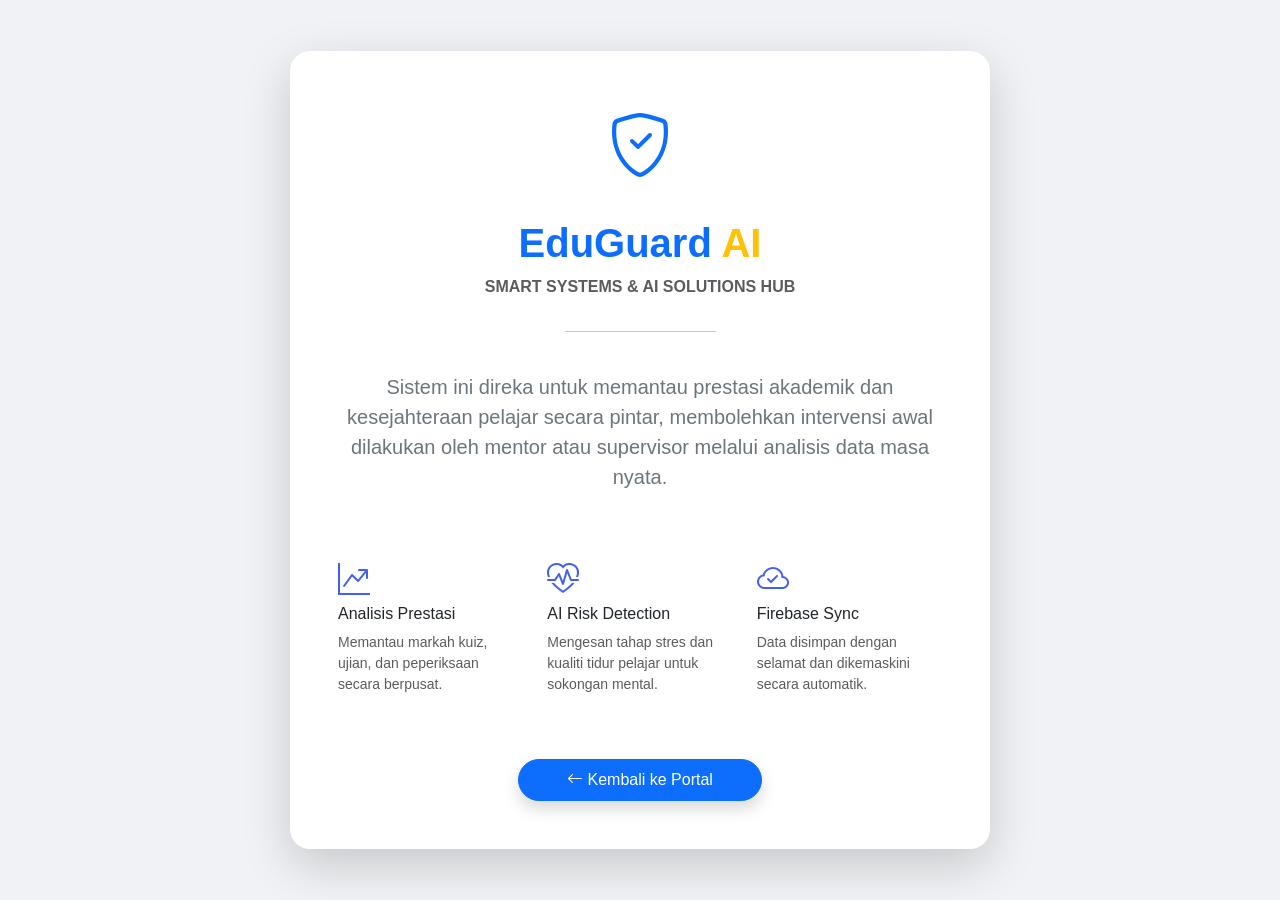
<file: about.html>
<!DOCTYPE html>
<html lang="ms">
<head>
    <meta charset="UTF-8">
    <meta name="viewport" content="width=device-width, initial-scale=1.0">
    <title>Mengenai EduGuard AI</title>
    <link href="https://cdn.jsdelivr.net/npm/bootstrap@5.3.0/dist/css/bootstrap.min.css" rel="stylesheet">
    <link rel="stylesheet" href="https://cdn.jsdelivr.net/npm/bootstrap-icons@1.11.1/font/bootstrap-icons.css">
    <style>
        body { background: #f0f2f5; height: 100vh; display: flex; align-items: center; font-family: 'Inter', sans-serif; }
        .about-card { max-width: 700px; margin: auto; border-radius: 20px; }
        .feature-icon { font-size: 2rem; color: #4361ee; margin-bottom: 15px; }
    </style>
</head>
<body>
    <div class="container">
        <div class="card about-card p-5 shadow-lg border-0 text-center">
            <div class="mb-4">
                <i class="bi bi-shield-check text-primary" style="font-size: 4rem;"></i>
            </div>
            <h1 class="text-primary fw-bold">EduGuard <span class="text-warning">AI</span></h1>
            <p class="text-muted fw-bold text-uppercase">Smart Systems & AI Solutions Hub</p>
            <hr class="w-25 mx-auto">
            
            <p class="lead mt-4 text-secondary">
                Sistem ini direka untuk memantau prestasi akademik dan kesejahteraan pelajar secara pintar, 
                membolehkan intervensi awal dilakukan oleh mentor atau supervisor melalui analisis data masa nyata.
            </p>

            <div class="row mt-5 text-start">
                <div class="col-md-4">
                    <i class="bi bi-graph-up-arrow feature-icon"></i>
                    <h6>Analisis Prestasi</h6>
                    <p class="small text-muted">Memantau markah kuiz, ujian, dan peperiksaan secara berpusat.</p>
                </div>
                <div class="col-md-4">
                    <i class="bi bi-heart-pulse feature-icon"></i>
                    <h6>AI Risk Detection</h6>
                    <p class="small text-muted">Mengesan tahap stres dan kualiti tidur pelajar untuk sokongan mental.</p>
                </div>
                <div class="col-md-4">
                    <i class="bi bi-cloud-check feature-icon"></i>
                    <h6>Firebase Sync</h6>
                    <p class="small text-muted">Data disimpan dengan selamat dan dikemaskini secara automatik.</p>
                </div>
            </div>

            <div class="mt-5">
                <a href="homepage.html" class="btn btn-primary px-5 py-2 rounded-pill shadow">
                    <i class="bi bi-arrow-left"></i> Kembali ke Portal
                </a>
            </div>
        </div>
    </div>
</body>
</html>
</file>
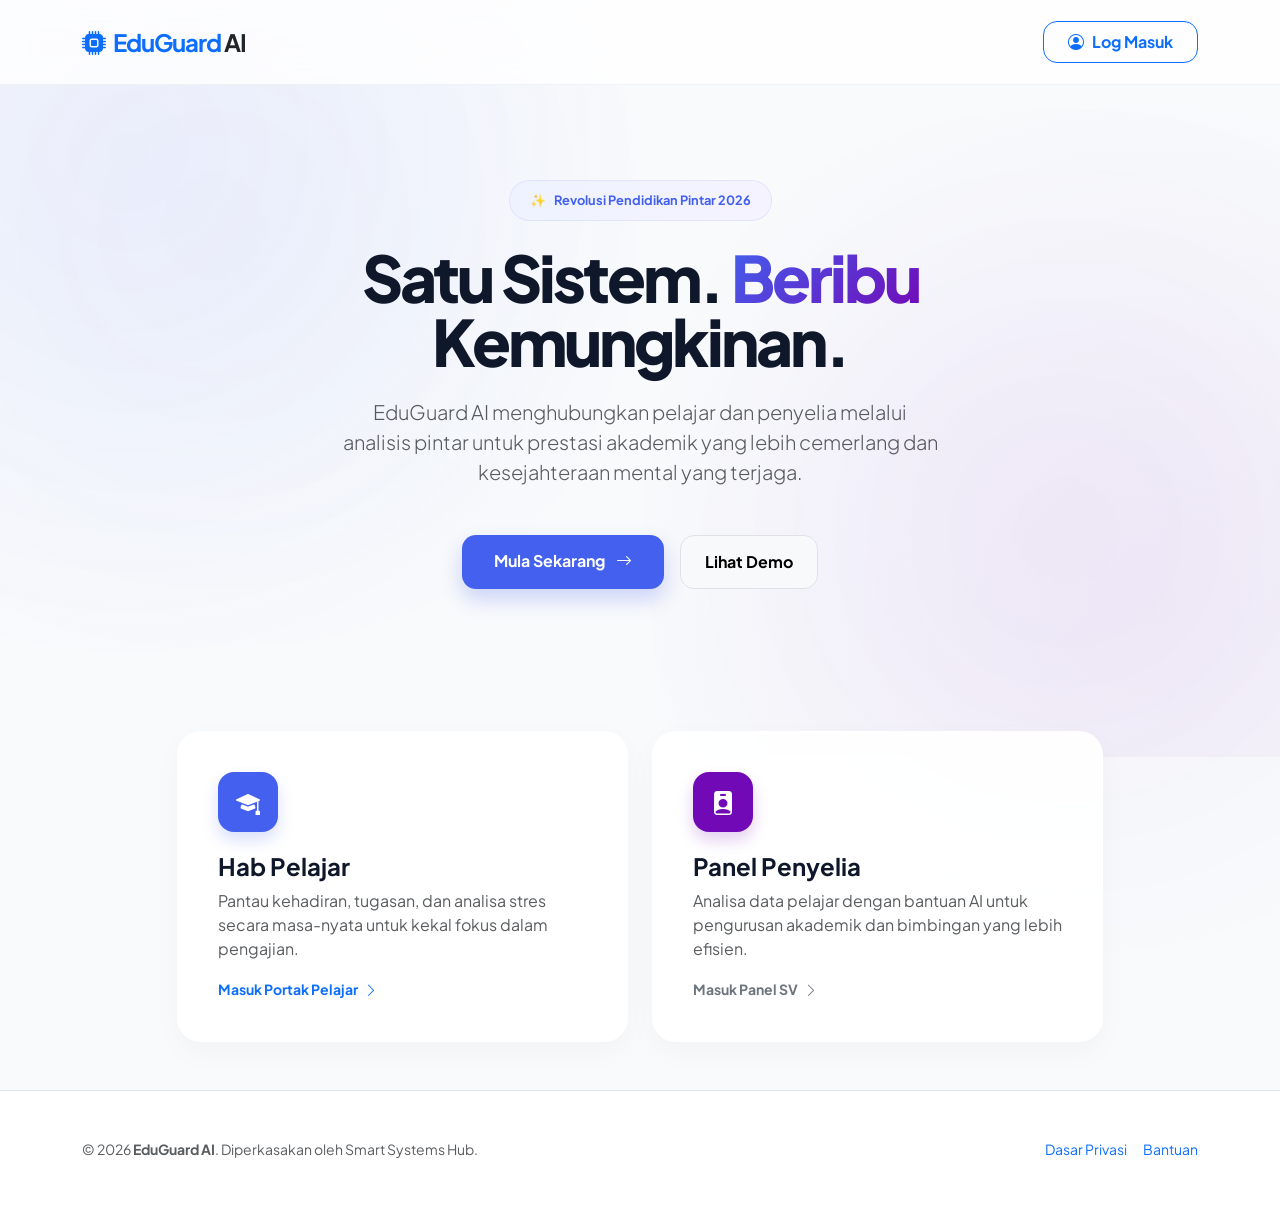
<file: homepage.html>
<!DOCTYPE html>
<html lang="ms">
<head>
    <meta charset="UTF-8">
    <meta name="viewport" content="width=device-width, initial-scale=1.0">
    <title>EduGuard AI | Hub Pintar Akademik</title>
    <link href="https://cdn.jsdelivr.net/npm/bootstrap@5.3.0/dist/css/bootstrap.min.css" rel="stylesheet">
    <link rel="stylesheet" href="https://cdn.jsdelivr.net/npm/bootstrap-icons@1.10.0/font/bootstrap-icons.css">
    <link href="https://fonts.googleapis.com/css2?family=Plus+Jakarta+Sans:wght@400;600;800&display=swap" rel="stylesheet">
    <link rel="stylesheet" href="https://cdnjs.cloudflare.com/ajax/libs/animate.css/4.1.1/animate.min.css"/>

    <style>
        :root {
            --primary: #4361ee;
            --secondary: #7209b7;
            --accent: #f59e0b;
            --dark: #0f172a;
            --bg-soft: #f8fafc;
        }

        body {
            font-family: 'Plus Jakarta Sans', sans-serif;
            background-color: var(--bg-soft);
            color: var(--dark);
            overflow-x: hidden;
        }

        /* Navbar Custom */
        .navbar {
            background: rgba(255, 255, 255, 0.8);
            backdrop-filter: blur(15px);
            border-bottom: 1px solid rgba(226, 232, 240, 0.5);
            padding: 1.2rem 0;
        }

        .navbar-brand { font-size: 1.5rem; letter-spacing: -1px; }

        /* Hero Section */
        .hero-section {
            padding: 180px 0 120px;
            background: 
                radial-gradient(circle at 10% 20%, rgba(67, 97, 238, 0.05) 0%, transparent 40%),
                radial-gradient(circle at 90% 80%, rgba(114, 9, 183, 0.05) 0%, transparent 40%);
            position: relative;
        }

        .hero-badge {
            background: linear-gradient(90deg, #eef2ff, #f5f3ff);
            color: var(--primary);
            padding: 10px 20px;
            border-radius: 100px;
            font-weight: 700;
            font-size: 0.8rem;
            display: inline-flex;
            align-items: center;
            border: 1px solid rgba(67, 97, 238, 0.1);
        }

        .hero-title {
            font-size: clamp(2.5rem, 5vw, 4.5rem);
            font-weight: 800;
            letter-spacing: -3px;
            line-height: 1;
            margin-bottom: 1.5rem;
        }

        .text-gradient {
            background: linear-gradient(135deg, var(--primary), var(--secondary));
            -webkit-background-clip: text;
            -webkit-text-fill-color: transparent;
        }

        /* Feature Cards (Modules) */
        .module-grid { margin-top: -50px; position: relative; z-index: 10; }
        
        .module-card {
            background: rgba(255, 255, 255, 0.9);
            border: 1px solid rgba(255, 255, 255, 0.3);
            border-radius: 24px;
            padding: 40px;
            transition: all 0.4s ease;
            backdrop-filter: blur(10px);
            box-shadow: 0 10px 30px rgba(0,0,0,0.03);
            text-align: left;
            height: 100%;
        }

        .module-card:hover {
            transform: translateY(-10px);
            box-shadow: 0 20px 40px rgba(67, 97, 238, 0.12);
            border-color: var(--primary);
        }

        .icon-box {
            width: 60px; height: 60px;
            background: var(--primary);
            color: white;
            border-radius: 16px;
            display: flex; align-items: center; justify-content: center;
            font-size: 1.5rem;
            margin-bottom: 20px;
            box-shadow: 0 8px 16px rgba(67, 97, 238, 0.2);
        }

        .icon-box.purple { background: var(--secondary); box-shadow: 0 8px 16px rgba(114, 9, 183, 0.2); }

        /* Buttons */
        .btn-custom {
            padding: 14px 32px;
            border-radius: 14px;
            font-weight: 700;
            transition: 0.3s;
        }

        .btn-main {
            background: var(--primary);
            color: white;
            border: none;
            box-shadow: 0 10px 20px rgba(67, 97, 238, 0.25);
        }

        .btn-main:hover {
            background: var(--secondary);
            transform: scale(1.05);
            color: white;
        }

        /* Abstract Elements */
        .circle-blur {
            position: absolute;
            width: 300px; height: 300px;
            background: var(--primary);
            filter: blur(150px);
            opacity: 0.1;
            z-index: -1;
        }
    </style>
</head>
<body>

<nav class="navbar navbar-expand-lg fixed-top">
    <div class="container">
        <a class="navbar-brand fw-bold text-primary" href="#">
            <i class="bi bi-cpu-fill me-2"></i>EduGuard <span class="text-dark">AI</span>
        </a>
        <div class="ms-auto">
            <a href="index.html" class="btn btn-outline-primary btn-custom px-4 py-2">
                <i class="bi bi-person-circle me-2"></i>Log Masuk
            </a>
        </div>
    </div>
</nav>

<header class="hero-section text-center">
    <div class="circle-blur" style="top: 10%; left: 5%;"></div>
    <div class="circle-blur" style="bottom: 10%; right: 5%; background: var(--secondary);"></div>
    
    <div class="container">
        <div class="animate__animated animate__fadeInUp">
            <div class="hero-badge mb-4 mx-auto">
                <span class="me-2">✨</span> Revolusi Pendidikan Pintar 2026
            </div>
            <h1 class="hero-title">
                Satu Sistem. <span class="text-gradient">Beribu</span><br>Kemungkinan.
            </h1>
            <p class="lead text-muted mx-auto mb-5" style="max-width: 600px;">
                EduGuard AI menghubungkan pelajar dan penyelia melalui analisis pintar untuk prestasi akademik yang lebih cemerlang dan kesejahteraan mental yang terjaga.
            </p>
            <div class="d-flex justify-content-center gap-3 mb-5">
                <a href="index.html" class="btn btn-custom btn-main">
                    Mula Sekarang <i class="bi bi-arrow-right ms-2"></i>
                </a>
                <a href="about.html" class="btn btn-custom btn-light border px-4">
                    Lihat Demo
                </a>
            </div>
        </div>
    </div>
</header>

<section class="container module-grid mb-5">
    <div class="row g-4 justify-content-center">
        <div class="col-md-5 animate__animated animate__fadeInLeft">
            <div class="module-card">
                <div class="icon-box">
                    <i class="bi bi-mortarboard-fill"></i>
                </div>
                <h4 class="fw-bold">Hab Pelajar</h4>
                <p class="text-muted">Pantau kehadiran, tugasan, dan analisa stres secara masa-nyata untuk kekal fokus dalam pengajian.</p>
                <a href="student_login.html" class="text-primary fw-bold text-decoration-none small">
                    Masuk Portak Pelajar <i class="bi bi-chevron-right ms-1"></i>
                </a>
            </div>
        </div>
        <div class="col-md-5 animate__animated animate__fadeInRight">
            <div class="module-card">
                <div class="icon-box purple">
                    <i class="bi bi-person-badge-fill"></i>
                </div>
                <h4 class="fw-bold">Panel Penyelia</h4>
                <p class="text-muted">Analisa data pelajar dengan bantuan AI untuk pengurusan akademik dan bimbingan yang lebih efisien.</p>
                <a href="index.html" class="text-secondary fw-bold text-decoration-none small">
                    Masuk Panel SV <i class="bi bi-chevron-right ms-1"></i>
                </a>
            </div>
        </div>
    </div>
</section>

<footer class="py-5 bg-white border-top mt-5">
    <div class="container">
        <div class="row align-items-center">
            <div class="col-md-6 text-center text-md-start">
                <p class="mb-0 text-muted small">
                    &copy; 2026 <strong>EduGuard AI</strong>. Diperkasakan oleh Smart Systems Hub.
                </p>
            </div>
            <div class="col-md-6 text-center text-md-end mt-3 mt-md-0">
                <div class="d-flex justify-content-center justify-content-md-end gap-3 text-muted small">
                    <a href="#" class="text-decoration-none color-inherit">Dasar Privasi</a>
                    <a href="#" class="text-decoration-none color-inherit">Bantuan</a>
                </div>
            </div>
        </div>
    </div>
</footer>

<script src="https://cdn.jsdelivr.net/npm/bootstrap@5.3.0/dist/js/bootstrap.bundle.min.js"></script>
</body>
</html>
</file>
